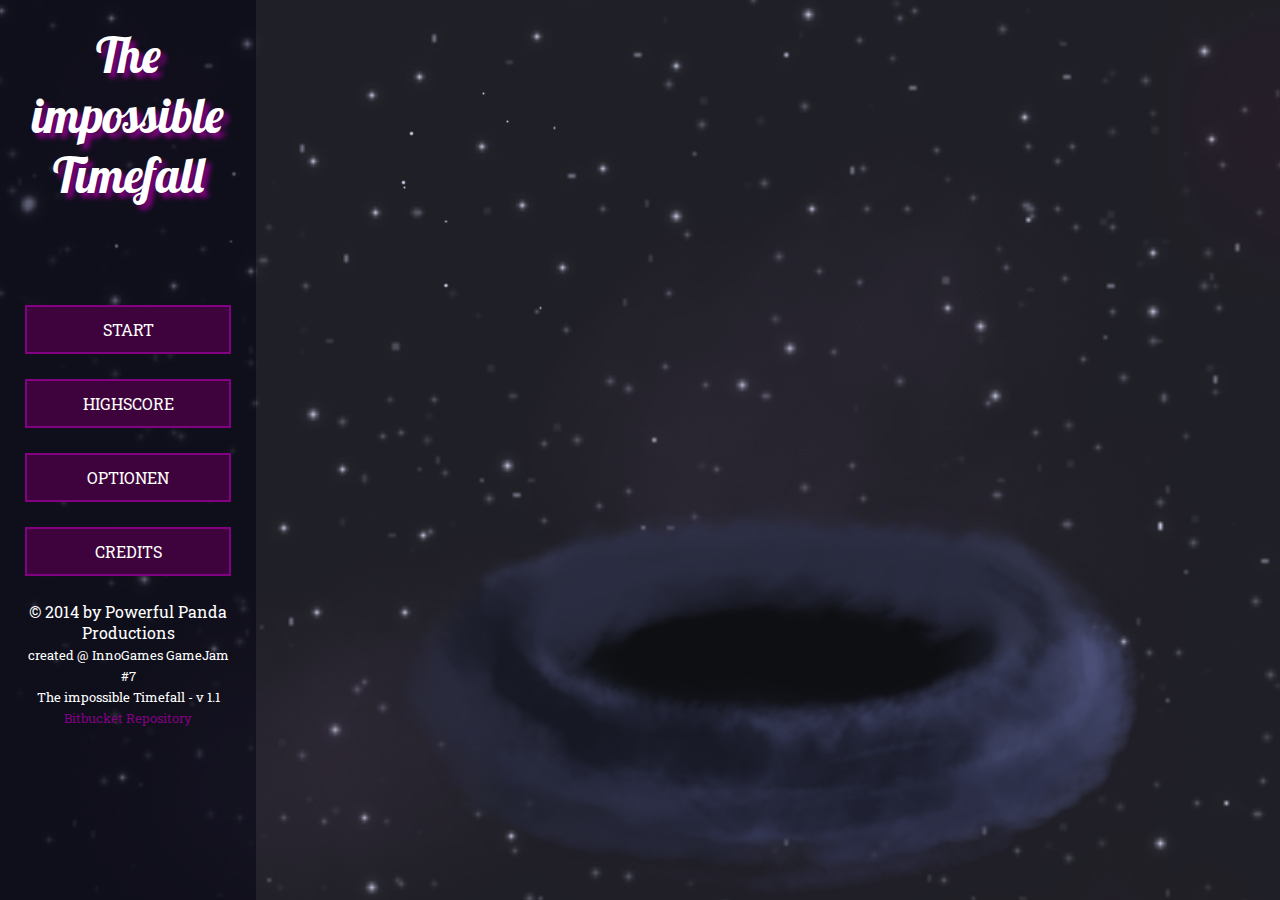
<file: index.html>
<!DOCTYPE html>
<html>
<head lang="de">
    <meta charset="UTF-8">
    <meta http-equiv="X-UA-Compatible" content="IE=edge">
    <meta name="viewport" content="width=device-width, initial-scale=1">

    <link rel="stylesheet" href="css/styles.css">

    <title>The impossible Timefall</title>
</head>
<body id="mainmenu">

<section id="wrapper">

    <nav id="navigation">
        <h1 class="text-center"><a href="/">The impossible Timefall</a></h1>

        <ul class="list-unstyled">
            <li><a href="game.html" class="btn btn-block btn-primary btn-lg">Start</a></li>
            <li><a href="#" class="btn btn-block btn-primary btn-lg">Highscore</a></li>
            <li><a href="#" class="btn btn-block btn-primary btn-lg">Optionen</a></li>
            <li><a href="credits.html" class="btn btn-block btn-primary btn-lg ajax" data-id="credits">Credits</a></li>
        </ul>

        <p class="text-center">
            &copy; 2014 by Powerful Panda Productions
            <br/>
            <small>
                created @ InnoGames GameJam #7
                <br/>
                The impossible Timefall - v 1.1
                <br/>
                <a href="https://bitbucket.org/Gummibeer/the-impossible-timefall-crafty.js" target="_blank">Bitbucket Repository</a>
            </small>
        </p>
    </nav>

    <div id="ajax-holder">
        <div id="stage">
            <div id="maincharacter"></div>
            <img src="img/intro/black_hole.png" id="black-hole" />
        </div>
    </div>

</section>

<audio autoplay loop id="background-music">
    <source src="sound/Theme.mp3" type="audio/mpeg">
</audio>

<script type="text/javascript" src="js/libs/jquery-1.11.1.min.js"></script>
<script type="text/javascript" src="js/libs/jquery.animateSprite.min.js"></script>
<script type="text/javascript" src="js/mainmenu.js"></script>
<script type="text/javascript" src="js/credits.js"></script>

</body>
</html>
</file>
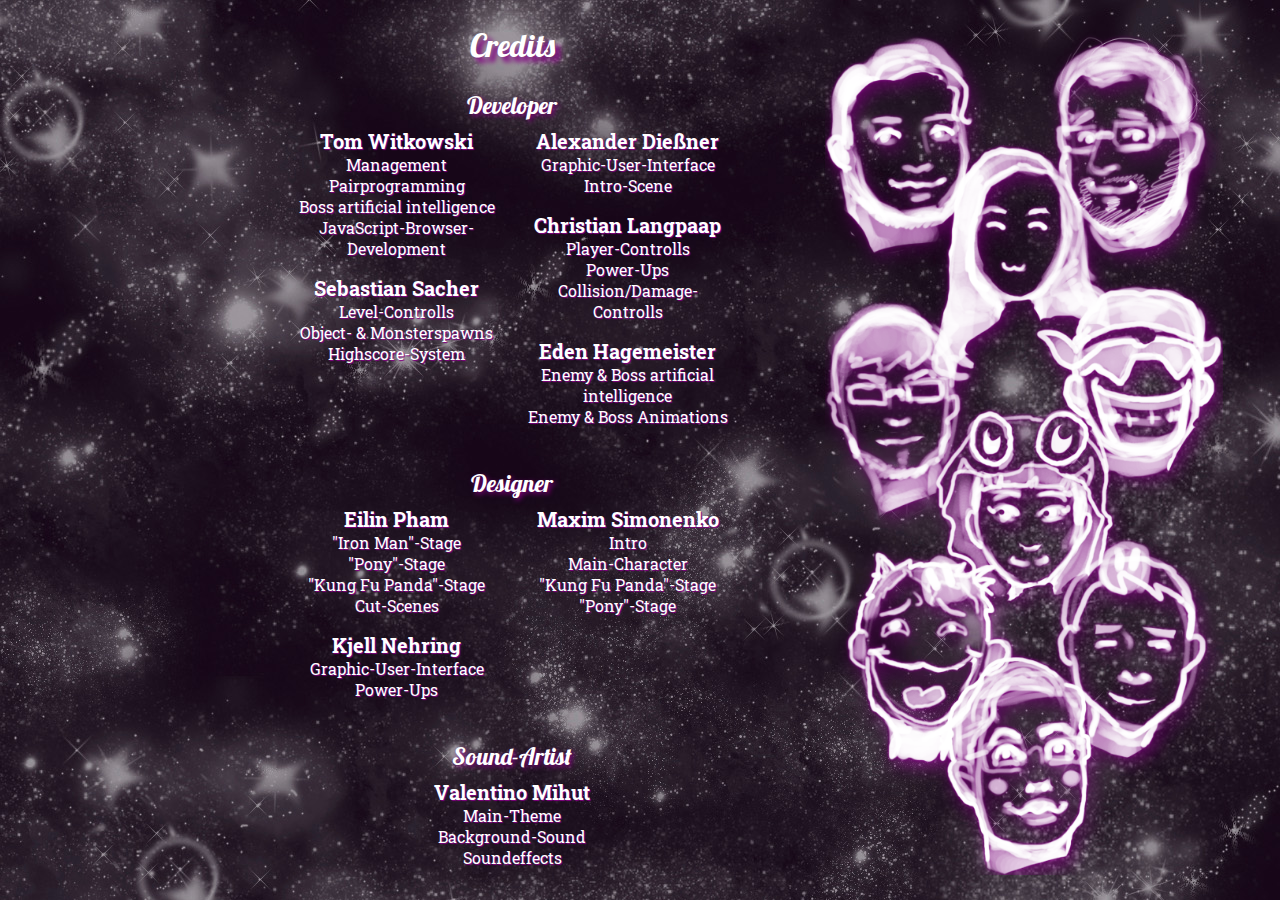
<file: credits.html>
<!DOCTYPE html>
<html>
<head lang="de">
    <meta charset="iso-8859-1">
    <meta http-equiv="X-UA-Compatible" content="IE=edge">
    <meta name="viewport" content="width=device-width, initial-scale=1">

    <link rel="stylesheet" href="css/styles.css">

    <title>Credits | The impossible Timefall</title>
</head>
<body id="credits">

<section id="wrapper">

    <div id="stage">
        <div id="text" class="text-center">
            <h2>Credits</h2>
            <h3>Developer</h3>
            <div class="half">
                <p>
                    <strong>Tom Witkowski</strong>
                    <br>
                    Management<br>
                    Pairprogramming<br>
                    Boss artificial intelligence<br>
                    JavaScript-Browser-Development
                </p>
                <p>
                    <strong>Sebastian Sacher</strong>
                    <br>
                    Level-Controlls<br>
                    Object- & Monsterspawns<br>
                    Highscore-System
                </p>
            </div>
            <div class="half">
                <p>
                    <strong>Alexander Die�ner</strong>
                    <br>
                    Graphic-User-Interface<br>
                    Intro-Scene
                </p>
                <p>
                    <strong>Christian Langpaap</strong>
                    <br>
                    Player-Controlls<br>
                    Power-Ups<br>
                    Collision/Damage-Controlls
                </p>
                <p>
                    <strong>Eden Hagemeister</strong>
                    <br>
                    Enemy & Boss artificial intelligence<br>
                    Enemy & Boss Animations
                </p>
            </div>
            <div class="clearfix"></div>
            <h3>Designer</h3>
            <div class="half">
                <p>
                    <strong>Eilin Pham</strong>
                    <br>
                    "Iron Man"-Stage<br>
                    "Pony"-Stage<br>
                    "Kung Fu Panda"-Stage<br>
                    Cut-Scenes
                </p>
                <p>
                    <strong>Kjell Nehring</strong>
                    <br>
                    Graphic-User-Interface<br>
                    Power-Ups
                </p>
            </div>
            <div class="half">
                <p>
                    <strong>Maxim Simonenko</strong>
                    <br>
                    Intro<br>
                    Main-Character<br>
                    "Kung Fu Panda"-Stage<br>
                    "Pony"-Stage
                </p>
            </div>
            <div class="clearfix"></div>
            <h3>Sound-Artist</h3>
            <p>
                <strong>Valentino Mihut</strong>
                <br>
                Main-Theme<br>
                Background-Sound<br>
                Soundeffects
            </p>
        </div>

        <div id="team-faces">
            <img src="img/credits/team-faces.png" />
        </div>

        <div id="spawnedItems"></div>
    </div>

</section>

</body>
</html>
</file>
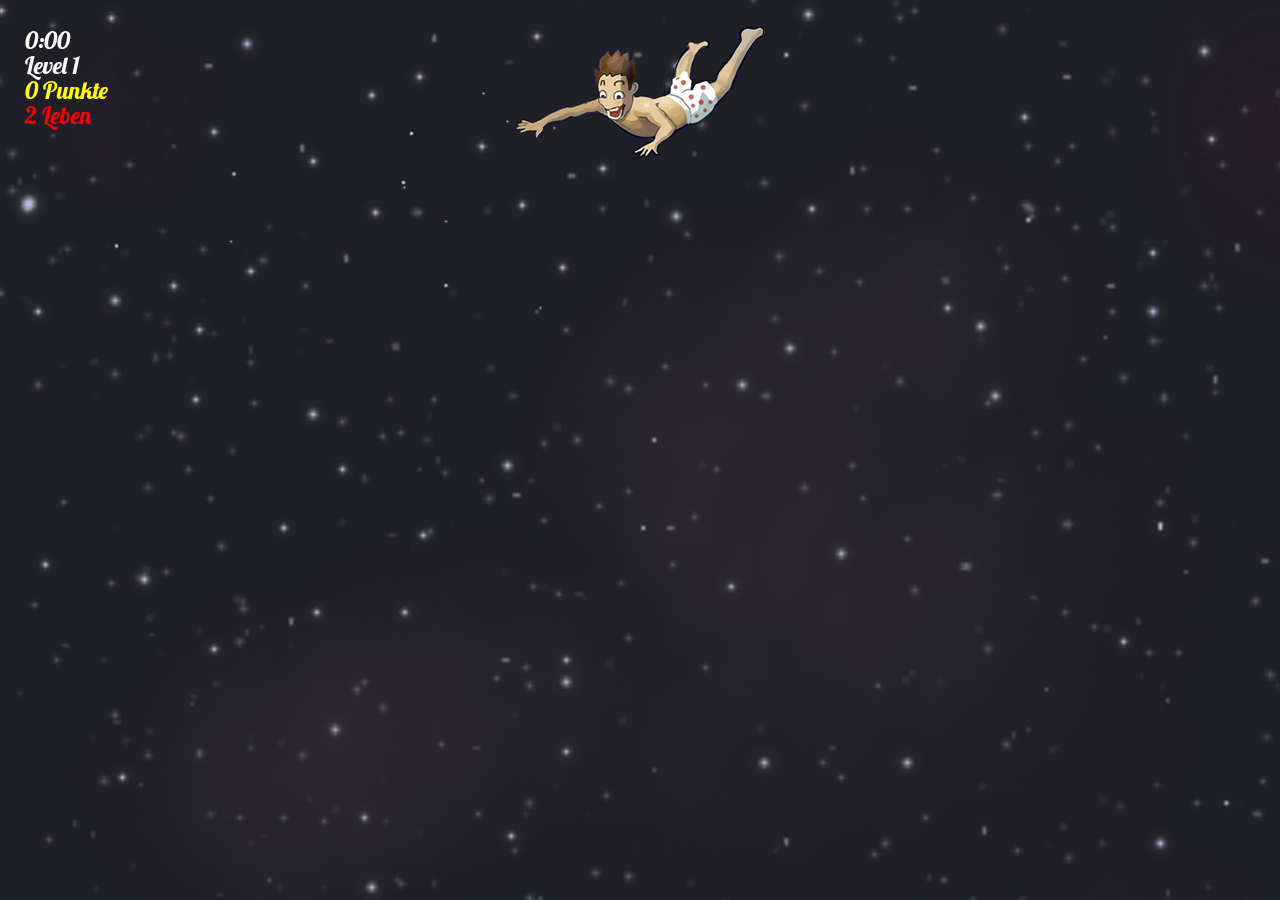
<file: game.html>
<!DOCTYPE html>
<html>
<head lang="de">
    <meta charset="UTF-8">
    <meta http-equiv="X-UA-Compatible" content="IE=edge">
    <meta name="viewport" content="width=device-width, initial-scale=1">

    <link rel="stylesheet" href="css/styles.css">

    <title>The impossible Timefall</title>
</head>
<body id="game">

<section id="wrapper">

    <div id="stage"></div>

    <div id="pause-menu">
        <div id="holder">
            <h1 class="text-center"><a href="/">The impossible Timefall</a></h1>

            <ul class="list-unstyled">
                <li><a href="game.html" class="btn btn-block btn-primary btn-lg">Restart</a></li>
                <li><span id="resume" class="btn btn-block btn-primary btn-lg">Resume</span></li>
                <li><span id="mute" class="btn btn-block btn-primary btn-lg">Sound off</span></li>
                <li><a href="/" class="btn btn-block btn-primary btn-lg">Exit</a></li>
            </ul>

            <p class="text-center">
                &copy; 2014 by Powerful Panda Productions
                <br/>
                <small>
                    created @ InnoGames GameJam #7
                    <br/>
                    The impossible Timefall - v 1.1
                    <br/>
                    <a href="https://bitbucket.org/Gummibeer/the-impossible-timefall-crafty.js" target="_blank">Bitbucket Repository</a>
                </small>
            </p>
        </div>
    </div>

    <div id="game-over">
        <img src="img/cutscenes/game_over.jpg" />
        <a href="game.html" class="btn btn-block btn-primary btn-lg">Restart</a>
    </div>

</section>

<script type="text/javascript" src="js/libs/jquery-1.11.1.min.js"></script>
<script type="text/javascript" src="js/libs/crafty.min.js"></script>
<script type="text/javascript" src="js/game/init.js"></script>

</body>
</html>
</file>
<file: css/styles.css>
@import url(http://fonts.googleapis.com/css?family=Lobster|Roboto+Slab:400,700);
* {
  box-sizing: border-box;
}
html,
body {
  min-width: 100%;
  width: 100%;
  max-width: 100%;
  min-height: 100%;
  height: 100%;
  overflow: hidden;
  margin: 0;
  padding: 0;
}
#wrapper {
  width: 100%;
  height: 100%;
  background: #000010;
  color: #ffffff;
  font-size: 16px;
  font-weight: 400;
  font-family: 'Roboto Slab', serif;
}
#wrapper #ajax-holder {
  width: 80%;
  height: 100%;
  float: right;
}
ul.list-unstyled {
  list-style: none;
  margin: 0;
  padding: 0;
}
ul.list-unstyled li {
  list-style: none;
}
a,
a:focus,
a:active {
  color: #820082;
  text-decoration: none;
}
a:hover,
a:focus:hover,
a:active:hover {
  color: #ff1f59;
}
.clearfix:before,
.clearfix:after {
  content: "";
  clear: both;
  display: block;
  visibility: hidden;
  height: 0px;
}
h1 {
  margin: 0;
  padding: 0;
  font-family: 'Lobster', cursive;
  font-size: 3em;
  font-weight: 400;
  text-shadow: 5px 5px 5px #820082;
  margin-bottom: 100px;
}
h1 a {
  color: #ffffff;
  text-decoration: none;
}
h1 a:hover {
  color: #ff1f59;
  text-decoration: none;
}
h2 {
  margin: 0;
  padding: 0;
  font-family: 'Lobster', cursive;
  font-size: 2em;
  font-weight: 400;
  text-shadow: 5px 5px 5px #820082;
  margin-bottom: 25px;
}
h3 {
  margin: 0;
  padding: 0;
  font-family: 'Lobster', cursive;
  font-size: 1.5em;
  font-weight: 400;
  text-shadow: 2px 2px 5px #820082;
  margin-bottom: 8px;
}
p {
  margin: 0;
  padding: 0;
  margin-bottom: 16px;
}
.text-center {
  text-align: center;
}
.btn {
  border-width: 2px;
  border-style: solid;
  padding: 6px 12px;
  text-decoration: none;
  text-transform: uppercase;
  margin-bottom: 12px;
}
.btn:hover {
  text-decoration: none;
  cursor: pointer;
}
.btn.btn-primary {
  color: #ffffff;
  background: #3e033d;
  border-color: #820082;
}
.btn.btn-primary:hover,
.btn.btn-primary.active {
  border-color: #ff1f59;
}
.btn.btn-lg {
  padding: 12px 25px;
  margin-bottom: 25px;
}
.btn.btn-block {
  display: block;
  text-align: center;
}
#mainmenu #wrapper {
  background: url(../img/intro/background.jpg);
}
#mainmenu #wrapper #navigation {
  width: 20%;
  background: rgba(0, 0, 16, 0.5);
  padding: 25px;
  height: 100%;
  float: left;
}
#mainmenu #wrapper #stage {
  width: 100%;
  height: 100%;
  position: relative;
}
#mainmenu #wrapper #stage #maincharacter {
  height: 134px;
  width: 250px;
  position: absolute;
  bottom: 1500px;
  left: 50%;
  margin-left: -125px;
  background-image: url(../img/maincharacter/maincharacter_animation_naked.png);
}
#mainmenu #wrapper #stage #black-hole {
  position: absolute;
  bottom: 0px;
  width: 750px;
  left: 50%;
  margin-left: -375px;
}
#game #wrapper {
  background: #00ccff;
  background: url(../img/intro/background.jpg);
}
#game #stage {
  width: 100%;
  height: 100%;
}
#game #pause-menu {
  display: none;
  position: absolute;
  top: 0;
  left: 0;
  width: 100%;
  height: 100%;
  z-index: 5000;
  background: rgba(0, 0, 16, 0.5);
}
#game #pause-menu.paused {
  display: block;
}
#game #pause-menu #holder {
  position: absolute;
  top: 100px;
  left: 50%;
  margin-left: -10%;
  width: 20%;
}
#game #game-over {
  display: none;
  position: absolute;
  top: 0;
  left: 0;
  width: 100%;
  height: 100%;
  z-index: 1000;
}
#game #game-over img {
  position: absolute;
  top: 0;
  left: 0;
}
#game #game-over .btn.btn-block {
  position: absolute;
  bottom: 50px;
  left: 50%;
  margin-left: -125px;
  width: 250px;
}
#game #game-over.dead {
  display: block;
}
#credits #wrapper {
  background: url(../img/credits/background.jpg);
}
#credits #wrapper #navigation {
  width: 20%;
  background: rgba(0, 0, 16, 0.5);
  padding: 25px;
  height: 100%;
  float: left;
}
#credits #wrapper #stage {
  width: 80%;
  height: 100%;
  float: right;
  position: relative;
}
#credits #wrapper #stage #text {
  float: left;
  padding: 25px;
  width: 50%;
}
#credits #wrapper #stage #text h2 {
  margin-bottom: 0;
}
#credits #wrapper #stage #text h3 {
  margin-top: 25px;
}
#credits #wrapper #stage #text .half {
  display: block;
  float: left;
  width: 50%;
  padding: 0 15px;
}
#credits #wrapper #stage #text p {
  text-shadow: 1px 1px 1px #820082;
}
#credits #wrapper #stage #text p strong {
  font-size: 1.25em;
}
#credits #wrapper #stage #team-faces {
  float: right;
  width: 50%;
  height: 100%;
  text-align: center;
  padding: 25px;
}
#credits #wrapper #stage #team-faces img {
  max-width: 100%;
  max-height: 100%;
}
#credits .spawnedItem {
  position: absolute;
  bottom: -600px;
}
</file>
